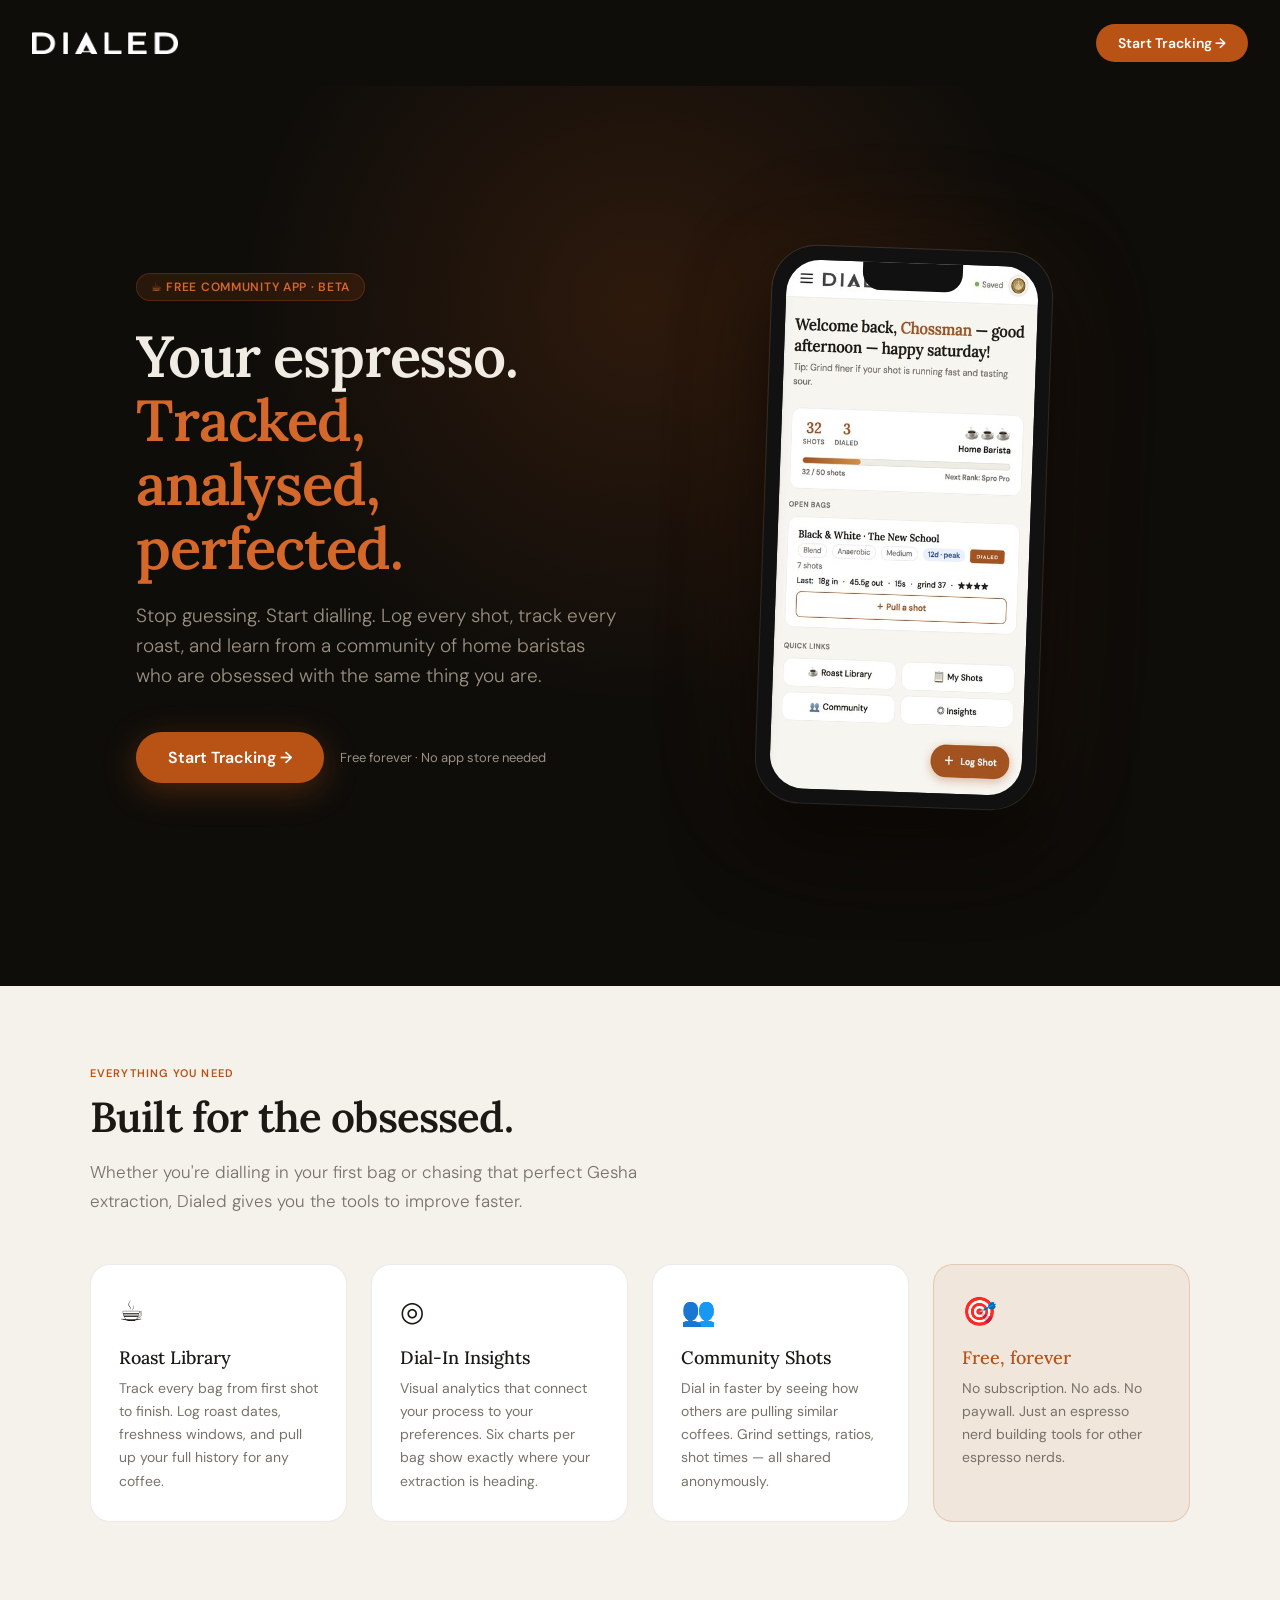
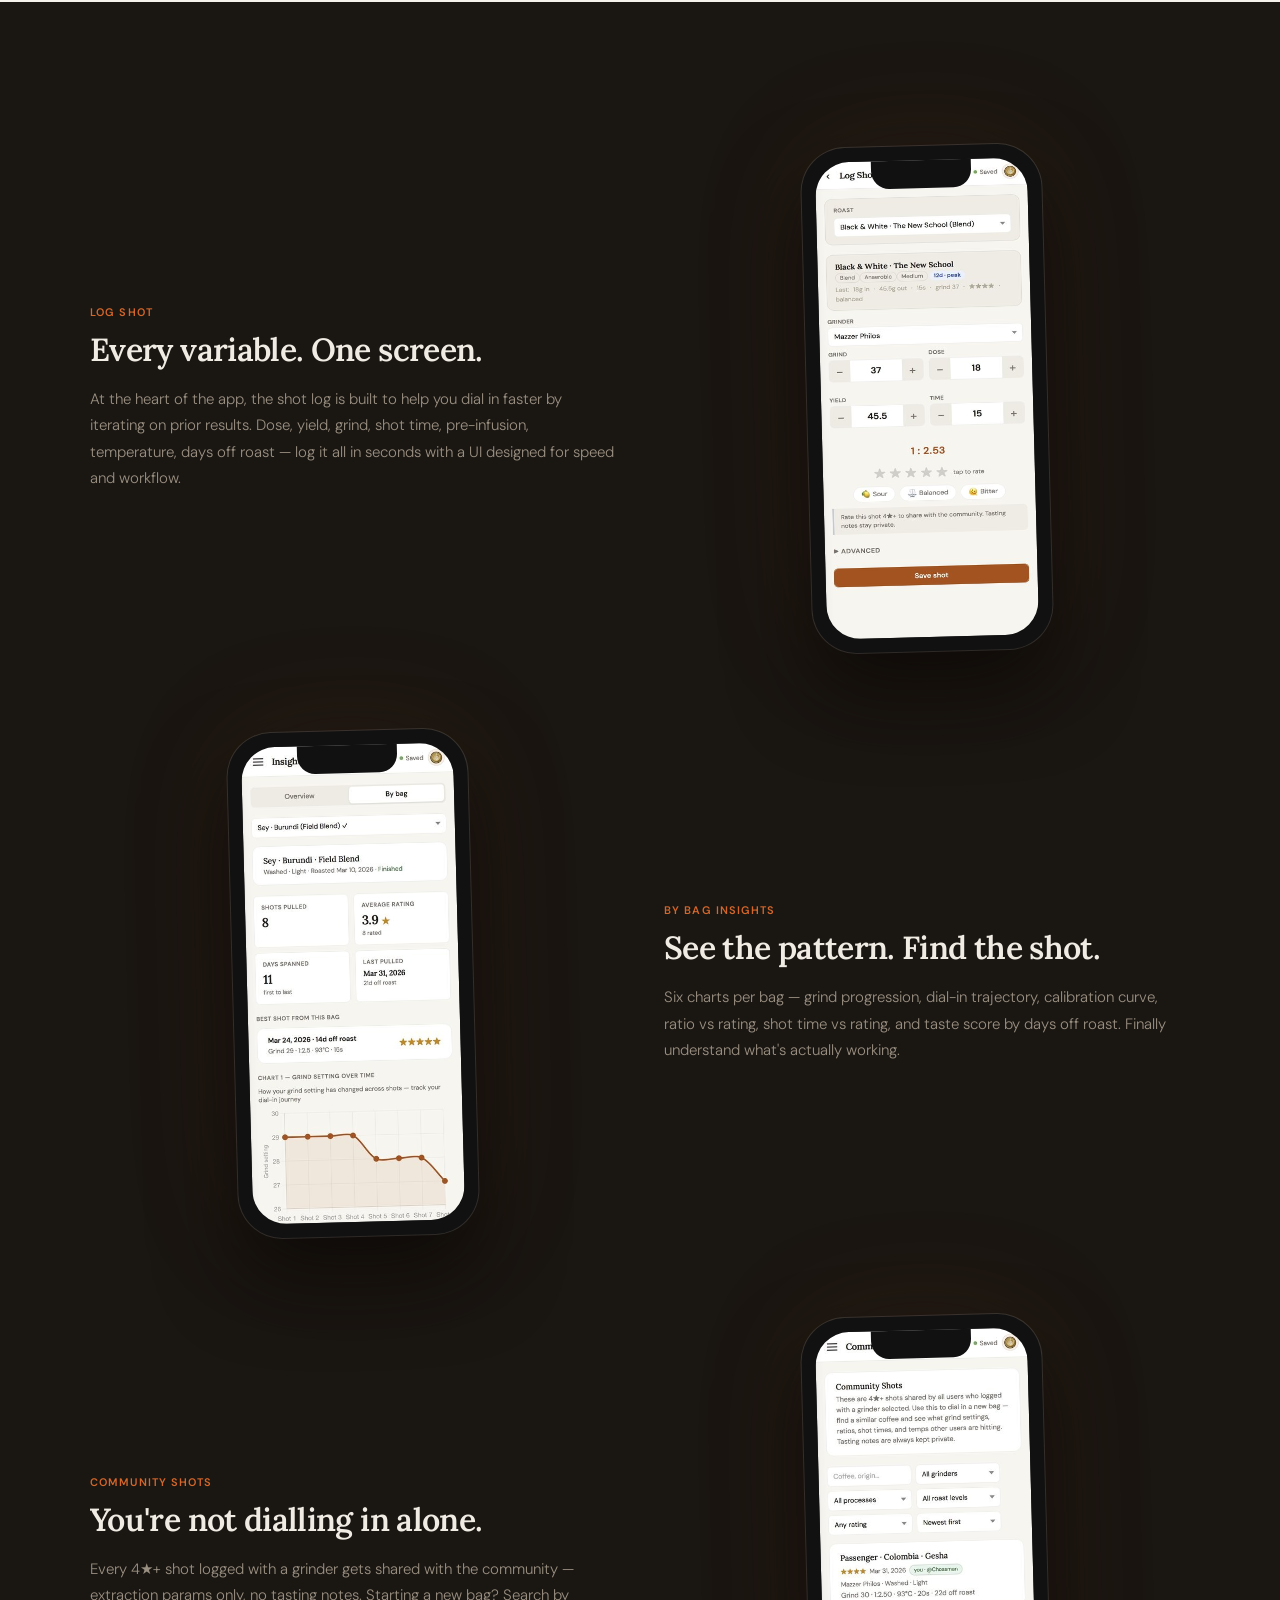
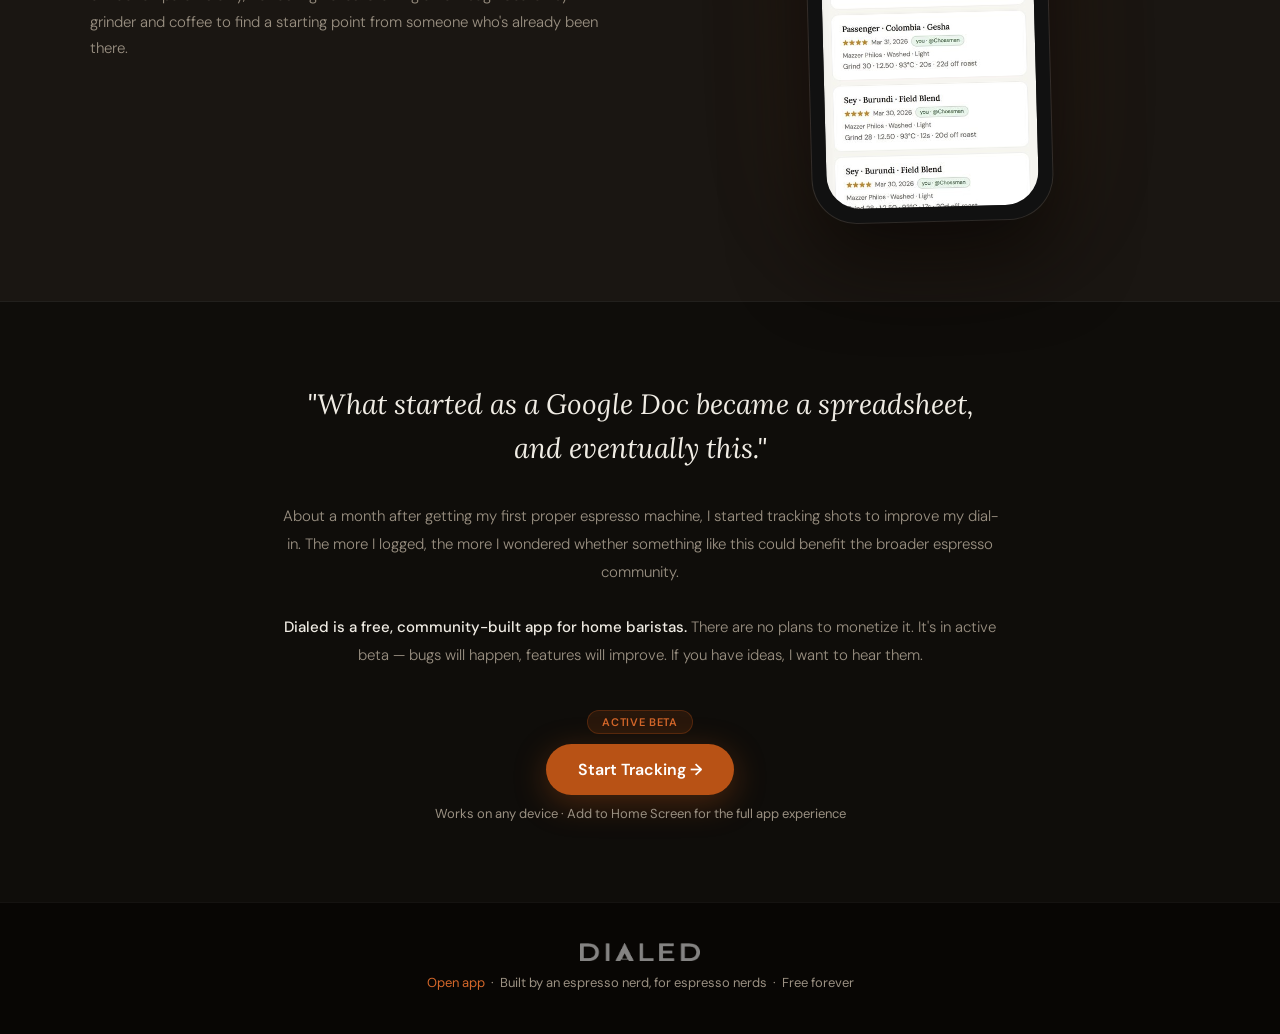
<file: index.html>
<!DOCTYPE html>
<html lang="en">
<head>
  <meta charset="UTF-8">
  <meta name="viewport" content="width=device-width, initial-scale=1.0">
  <title>Dialed — Extraction Tracker</title>
  <meta name="description" content="Track every espresso extraction. Dial in every roast. Free community app for home baristas.">
  <meta property="og:title" content="Dialed — Extraction Tracker">
  <meta property="og:description" content="Your espresso. Tracked, analysed, perfected.">
  <meta property="og:image" content="https://extractiontracker.app/preview.png">
  <meta property="og:url" content="https://extractiontracker.app">
  <meta property="og:type" content="website">
  <meta name="twitter:card" content="summary_large_image">
  <meta name="twitter:image" content="https://extractiontracker.app/preview.png">
  <link rel="icon" type="image/png" sizes="32x32" href="[data-uri]">
  <link rel="preconnect" href="https://fonts.googleapis.com">
  <link href="https://fonts.googleapis.com/css2?family=Lora:ital,wght@0,400;0,500;0,600;1,400&family=DM+Sans:wght@300;400;500;600&display=swap" rel="stylesheet">
  <style>
    *, *::before, *::after { box-sizing: border-box; margin: 0; padding: 0; }
    :root {
      --dark-bg: #0f0d0a;
      --dark-surface: #1a1612;
      --dark-border: rgba(255,255,255,0.08);
      --light-bg: #f5f1eb;
      --light-surface: #ffffff;
      --light-border: rgba(0,0,0,0.08);
      --accent: #b85215;
      --accent-light: #d4672a;
      --text-dark: #f0ece4;
      --text-dark-muted: #9a9082;
      --text-light: #1c1814;
      --text-light-muted: #78726a;
      --font: 'DM Sans', system-ui, sans-serif;
      --font-serif: 'Lora', Georgia, serif;
      --radius: 12px;
      --radius-lg: 20px;
      --radius-phone: 44px;
    }

    html { scroll-behavior: smooth; }
    body { font-family: var(--font); background: var(--dark-bg); color: var(--text-dark); overflow-x: hidden; }

    /* ── HERO ── */
    .hero {
      background: var(--dark-bg);
      min-height: 100vh;
      display: flex;
      flex-direction: column;
      position: relative;
      overflow: hidden;
    }
    .hero::before {
      content: '';
      position: absolute;
      top: -20%;
      left: 50%;
      transform: translateX(-50%);
      width: 800px;
      height: 800px;
      background: radial-gradient(ellipse at center, rgba(184,82,21,0.18) 0%, transparent 70%);
      pointer-events: none;
    }

    /* ── NAV ── */
    nav {
      display: flex;
      align-items: center;
      justify-content: space-between;
      padding: 1.5rem 2rem;
      position: relative;
      z-index: 2;
    }
    .nav-logo { display: flex; align-items: center; gap: 12px; }
    .nav-logo img { height: 22px; width: auto; }
    .nav-cta {
      background: var(--accent);
      color: #fff;
      border: none;
      border-radius: 99px;
      padding: 10px 22px;
      font-size: 14px;
      font-weight: 600;
      cursor: pointer;
      font-family: var(--font);
      text-decoration: none;
      transition: opacity 0.15s, transform 0.15s;
      display: inline-block;
    }
    .nav-cta:hover { opacity: 0.88; transform: scale(1.02); }

    /* ── HERO CONTENT ── */
    .hero-body {
      flex: 1;
      display: grid;
      grid-template-columns: 1fr 1fr;
      align-items: center;
      gap: 3rem;
      max-width: 1100px;
      margin: 0 auto;
      padding: 3rem 2rem 4rem;
      position: relative;
      z-index: 2;
    }
    .hero-text { max-width: 480px; }
    .hero-eyebrow {
      display: inline-flex;
      align-items: center;
      gap: 6px;
      background: rgba(184,82,21,0.15);
      border: 1px solid rgba(184,82,21,0.3);
      border-radius: 99px;
      padding: 5px 14px;
      font-size: 12px;
      font-weight: 600;
      color: var(--accent-light);
      letter-spacing: 0.06em;
      text-transform: uppercase;
      margin-bottom: 1.5rem;
    }
    .hero-headline {
      font-family: var(--font-serif);
      font-size: clamp(36px, 5vw, 58px);
      font-weight: 600;
      line-height: 1.1;
      letter-spacing: -0.02em;
      color: var(--text-dark);
      margin-bottom: 1.25rem;
    }
    .hero-headline em {
      font-style: normal;
      color: var(--accent-light);
    }
    .hero-tagline {
      font-size: clamp(16px, 2vw, 19px);
      color: var(--text-dark-muted);
      line-height: 1.6;
      margin-bottom: 2.5rem;
      font-weight: 300;
    }
    .hero-cta-row { display: flex; align-items: center; gap: 16px; flex-wrap: wrap; }
    .cta-primary {
      background: var(--accent);
      color: #fff;
      border: none;
      border-radius: 99px;
      padding: 15px 32px;
      font-size: 16px;
      font-weight: 600;
      cursor: pointer;
      font-family: var(--font);
      text-decoration: none;
      display: inline-block;
      transition: opacity 0.15s, transform 0.15s;
      box-shadow: 0 8px 32px rgba(184,82,21,0.35);
    }
    .cta-primary:hover { opacity: 0.9; transform: translateY(-2px); box-shadow: 0 12px 40px rgba(184,82,21,0.45); }
    .cta-note { font-size: 13px; color: var(--text-dark-muted); }

    /* ── PHONE MOCKUP ── */
    .hero-phone { display: flex; justify-content: center; align-items: flex-start; }
    .phone-frame {
      position: relative;
      width: 280px;
      border-radius: var(--radius-phone);
      background: #111;
      padding: 14px;
      box-shadow:
        0 0 0 1px rgba(255,255,255,0.12),
        0 40px 80px rgba(0,0,0,0.6),
        0 0 120px rgba(184,82,21,0.12);
      transform: rotate(2deg);
    }
    .phone-notch {
      position: absolute;
      top: 14px;
      left: 50%;
      transform: translateX(-50%);
      width: 100px;
      height: 28px;
      background: #111;
      border-radius: 0 0 18px 18px;
      z-index: 3;
    }
    .phone-screen {
      border-radius: calc(var(--radius-phone) - 10px);
      overflow: hidden;
      background: #f5f1eb;
      position: relative;
    }
    .phone-screen img {
      width: 100%;
      display: block;
    }

    /* ── SECTION: LIGHT ── */
    .section-light {
      background: var(--light-bg);
      color: var(--text-light);
      padding: 5rem 2rem;
    }
    .section-dark {
      background: var(--dark-surface);
      color: var(--text-dark);
      padding: 5rem 2rem;
    }
    .section-inner {
      max-width: 1100px;
      margin: 0 auto;
    }
    .section-eyebrow {
      font-size: 11px;
      font-weight: 600;
      letter-spacing: 0.1em;
      text-transform: uppercase;
      color: var(--accent);
      margin-bottom: 12px;
    }
    .section-headline {
      font-family: var(--font-serif);
      font-size: clamp(28px, 4vw, 42px);
      font-weight: 600;
      letter-spacing: -0.02em;
      line-height: 1.2;
      margin-bottom: 1rem;
    }
    .section-sub {
      font-size: 17px;
      line-height: 1.7;
      color: var(--text-light-muted);
      max-width: 580px;
      font-weight: 300;
    }
    .section-dark .section-sub { color: var(--text-dark-muted); }

    /* ── FEATURES GRID ── */
    .features-grid {
      display: grid;
      grid-template-columns: repeat(auto-fit, minmax(240px, 1fr));
      gap: 1.5rem;
      margin-top: 3rem;
    }
    .feature-card {
      background: var(--light-surface);
      border: 1px solid var(--light-border);
      border-radius: var(--radius-lg);
      padding: 1.75rem;
      transition: transform 0.2s, box-shadow 0.2s;
    }
    .feature-card:hover { transform: translateY(-4px); box-shadow: 0 16px 40px rgba(0,0,0,0.1); }
    .feature-icon { font-size: 28px; margin-bottom: 1rem; }
    .feature-title { font-family: var(--font-serif); font-size: 18px; font-weight: 500; margin-bottom: 8px; color: var(--text-light); }
    .feature-desc { font-size: 14px; color: var(--text-light-muted); line-height: 1.65; }
    .feature-free { background: rgba(184,82,21,0.07); border-color: rgba(184,82,21,0.2); }
    .feature-free .feature-title { color: var(--accent); }

    /* ── SCREENSHOT SHOWCASE ── */
    .showcase {
      display: grid;
      grid-template-columns: 1fr 1fr;
      gap: 3rem;
      align-items: center;
      margin-top: 4rem;
    }
    .showcase-text .label {
      font-size: 11px;
      font-weight: 600;
      letter-spacing: 0.1em;
      text-transform: uppercase;
      color: var(--accent-light);
      margin-bottom: 10px;
    }
    .showcase-text h3 {
      font-family: var(--font-serif);
      font-size: clamp(22px, 3vw, 32px);
      font-weight: 600;
      letter-spacing: -0.02em;
      margin-bottom: 1rem;
      color: var(--text-dark);
    }
    .showcase-text p {
      font-size: 15px;
      line-height: 1.75;
      color: var(--text-dark-muted);
      font-weight: 300;
    }
    .showcase-phone {
      display: flex;
      justify-content: center;
    }
    .showcase-phone .phone-frame {
      width: 240px;
      transform: rotate(-1.5deg);
    }
    .showcase-phone.right .phone-frame {
      transform: rotate(1.5deg);
    }

    /* ── ABOUT SECTION ── */
    .about-inner {
      max-width: 720px;
      margin: 0 auto;
      text-align: center;
    }
    .about-quote {
      font-family: var(--font-serif);
      font-size: clamp(20px, 3vw, 28px);
      font-weight: 400;
      font-style: italic;
      line-height: 1.6;
      color: var(--text-dark);
      margin-bottom: 2rem;
    }
    .about-body {
      font-size: 15px;
      line-height: 1.85;
      color: var(--text-dark-muted);
      font-weight: 300;
      margin-bottom: 2.5rem;
    }
    .about-body strong { color: var(--text-dark); font-weight: 500; }
    .about-cta {
      display: inline-flex;
      flex-direction: column;
      align-items: center;
      gap: 10px;
    }
    .beta-badge {
      background: rgba(184,82,21,0.15);
      border: 1px solid rgba(184,82,21,0.3);
      border-radius: 99px;
      padding: 4px 14px;
      font-size: 11px;
      font-weight: 600;
      color: var(--accent-light);
      letter-spacing: 0.06em;
      text-transform: uppercase;
    }

    /* ── STATS ROW ── */
    .stats-row {
      display: flex;
      justify-content: center;
      gap: 3rem;
      flex-wrap: wrap;
      margin: 3rem 0;
      padding: 2.5rem;
      background: rgba(184,82,21,0.06);
      border: 1px solid rgba(184,82,21,0.15);
      border-radius: var(--radius-lg);
    }
    .stat-item { text-align: center; }
    .stat-val {
      font-family: var(--font-serif);
      font-size: 36px;
      font-weight: 600;
      color: var(--accent-light);
      letter-spacing: -0.02em;
    }
    .stat-lbl { font-size: 13px; color: var(--text-dark-muted); margin-top: 4px; }

    /* ── FOOTER ── */
    footer {
      background: #080604;
      color: var(--text-dark-muted);
      padding: 2.5rem 2rem;
      text-align: center;
      border-top: 1px solid rgba(255,255,255,0.05);
    }
    footer img { height: 18px; opacity: 0.5; margin-bottom: 10px; display: block; margin-left: auto; margin-right: auto; }
    footer p { font-size: 13px; line-height: 1.8; }
    footer a { color: var(--accent-light); text-decoration: none; }
    footer a:hover { text-decoration: underline; }

    /* ── RESPONSIVE ── */
    @media (max-width: 768px) {
      .hero-body { grid-template-columns: 1fr; text-align: center; padding: 2rem 1.5rem 3rem; }
      .hero-phone { display: none; }
      .hero-cta-row { justify-content: center; }
      .showcase { grid-template-columns: 1fr; text-align: center; gap: 2rem; }
      .showcase-text .label, .showcase-text h3, .showcase-text p { text-align: center; }
      .section-light, .section-dark { padding: 3.5rem 1.5rem; }
      nav { padding: 1.25rem 1.5rem; }
      .stats-row { gap: 2rem; padding: 2rem; }
    }
  </style>
</head>
<body>

<!-- NAV -->
<nav>
  <div class="nav-logo">
    <img src="[data-uri]" alt="Dialed">
  </div>
  <a href="./app.html" class="nav-cta">Start Tracking →</a>
</nav>

<!-- HERO -->
<section class="hero">
  <div class="hero-body">
    <div class="hero-text">
      <div class="hero-eyebrow">☕ Free community app · Beta</div>
      <h1 class="hero-headline">
        Your espresso.<br>
        <em>Tracked, analysed,<br>perfected.</em>
      </h1>
      <p class="hero-tagline">
        Stop guessing. Start dialling. Log every shot, track every roast,
        and learn from a community of home baristas who are obsessed with
        the same thing you are.
      </p>
      <div class="hero-cta-row">
        <a href="./app.html" class="cta-primary">Start Tracking →</a>
        <span class="cta-note">Free forever · No app store needed</span>
      </div>
    </div>
    <div class="hero-phone">
      <div class="phone-frame">
        <div class="phone-notch"></div>
        <div class="phone-screen">
          <img src="[data-uri]" alt="Dialed home screen">
        </div>
      </div>
    </div>
  </div>
</section>

<!-- FEATURES -->
<section class="section-light">
  <div class="section-inner">
    <div class="section-eyebrow">Everything you need</div>
    <h2 class="section-headline">Built for the obsessed.</h2>
    <p class="section-sub">
      Whether you're dialling in your first bag or chasing that perfect
      Gesha extraction, Dialed gives you the tools to improve faster.
    </p>
    <div class="features-grid">
      <div class="feature-card">
        <div class="feature-icon">☕</div>
        <div class="feature-title">Roast Library</div>
        <div class="feature-desc">Track every bag from first shot to finish. Log roast dates, freshness windows, and pull up your full history for any coffee.</div>
      </div>
      <div class="feature-card">
        <div class="feature-icon">◎</div>
        <div class="feature-title">Dial-In Insights</div>
        <div class="feature-desc">Visual analytics that connect your process to your preferences. Six charts per bag show exactly where your extraction is heading.</div>
      </div>
      <div class="feature-card">
        <div class="feature-icon">👥</div>
        <div class="feature-title">Community Shots</div>
        <div class="feature-desc">Dial in faster by seeing how others are pulling similar coffees. Grind settings, ratios, shot times — all shared anonymously.</div>
      </div>
      <div class="feature-card feature-free">
        <div class="feature-icon">🎯</div>
        <div class="feature-title">Free, forever</div>
        <div class="feature-desc">No subscription. No ads. No paywall. Just an espresso nerd building tools for other espresso nerds.</div>
      </div>
    </div>
  </div>
</section>

<!-- SHOWCASE 1: Log Shot -->
<section class="section-dark">
  <div class="section-inner">
    <div class="showcase">
      <div class="showcase-text">
        <div class="label">Log Shot</div>
        <h3>Every variable. One screen.</h3>
        <p>
          At the heart of the app, the shot log is built to help you dial
          in faster by iterating on prior results. Dose, yield, grind,
          shot time, pre-infusion, temperature, days off roast — log it
          all in seconds with a UI designed for speed and workflow.
        </p>
      </div>
      <div class="showcase-phone">
        <div class="phone-frame">
          <div class="phone-notch"></div>
          <div class="phone-screen">
            <img src="[data-uri]" alt="Log shot screen">
          </div>
        </div>
      </div>
    </div>
    <div class="showcase" style="margin-top:5rem;">
      <div class="showcase-phone right">
        <div class="phone-frame" style="transform:rotate(-1.5deg);">
          <div class="phone-notch"></div>
          <div class="phone-screen">
            <img src="[data-uri]" alt="Insights screen">
          </div>
        </div>
      </div>
      <div class="showcase-text">
        <div class="label">By Bag Insights</div>
        <h3>See the pattern. Find the shot.</h3>
        <p>
          Six charts per bag — grind progression, dial-in trajectory,
          calibration curve, ratio vs rating, shot time vs rating, and
          taste score by days off roast. Finally understand what's
          actually working.
        </p>
      </div>
    </div>
    <div class="showcase" style="margin-top:5rem;">
      <div class="showcase-text">
        <div class="label">Community Shots</div>
        <h3>You're not dialling in alone.</h3>
        <p>
          Every 4★+ shot logged with a grinder gets shared with the community
          — extraction params only, no tasting notes. Starting a new bag?
          Search by grinder and coffee to find a starting point from someone
          who's already been there.
        </p>
      </div>
      <div class="showcase-phone">
        <div class="phone-frame">
          <div class="phone-notch"></div>
          <div class="phone-screen">
            <img src="[data-uri]" alt="Community shots screen">
          </div>
        </div>
      </div>
    </div>
  </div>
</section>

<!-- ABOUT -->
<section class="section-dark" style="background:var(--dark-bg);border-top:1px solid var(--dark-border);">
  <div class="about-inner">
    <div class="about-quote">"What started as a Google Doc became a spreadsheet, and eventually this."</div>
    <p class="about-body">
      About a month after getting my first proper espresso machine, I started tracking shots to improve my dial-in.
      The more I logged, the more I wondered whether something like this could benefit the broader espresso community.
      <br><br>
      <strong>Dialed is a free, community-built app for home baristas.</strong> There are no plans to monetize it.
      It's in active beta — bugs will happen, features will improve. If you have ideas, I want to hear them.
    </p>
    <div class="about-cta">
      <span class="beta-badge">Active Beta</span>
      <a href="./app.html" class="cta-primary">Start Tracking →</a>
      <span style="font-size:13px;color:var(--text-dark-muted);">Works on any device · Add to Home Screen for the full app experience</span>
    </div>
  </div>
</section>

<!-- FOOTER -->
<footer>
  <img src="[data-uri]" alt="Dialed">
  <p>
    <a href="./app.html">Open app</a> &nbsp;·&nbsp;
    Built by an espresso nerd, for espresso nerds &nbsp;·&nbsp;
    Free forever
  </p>
</footer>

</body>
</html>
</file>
